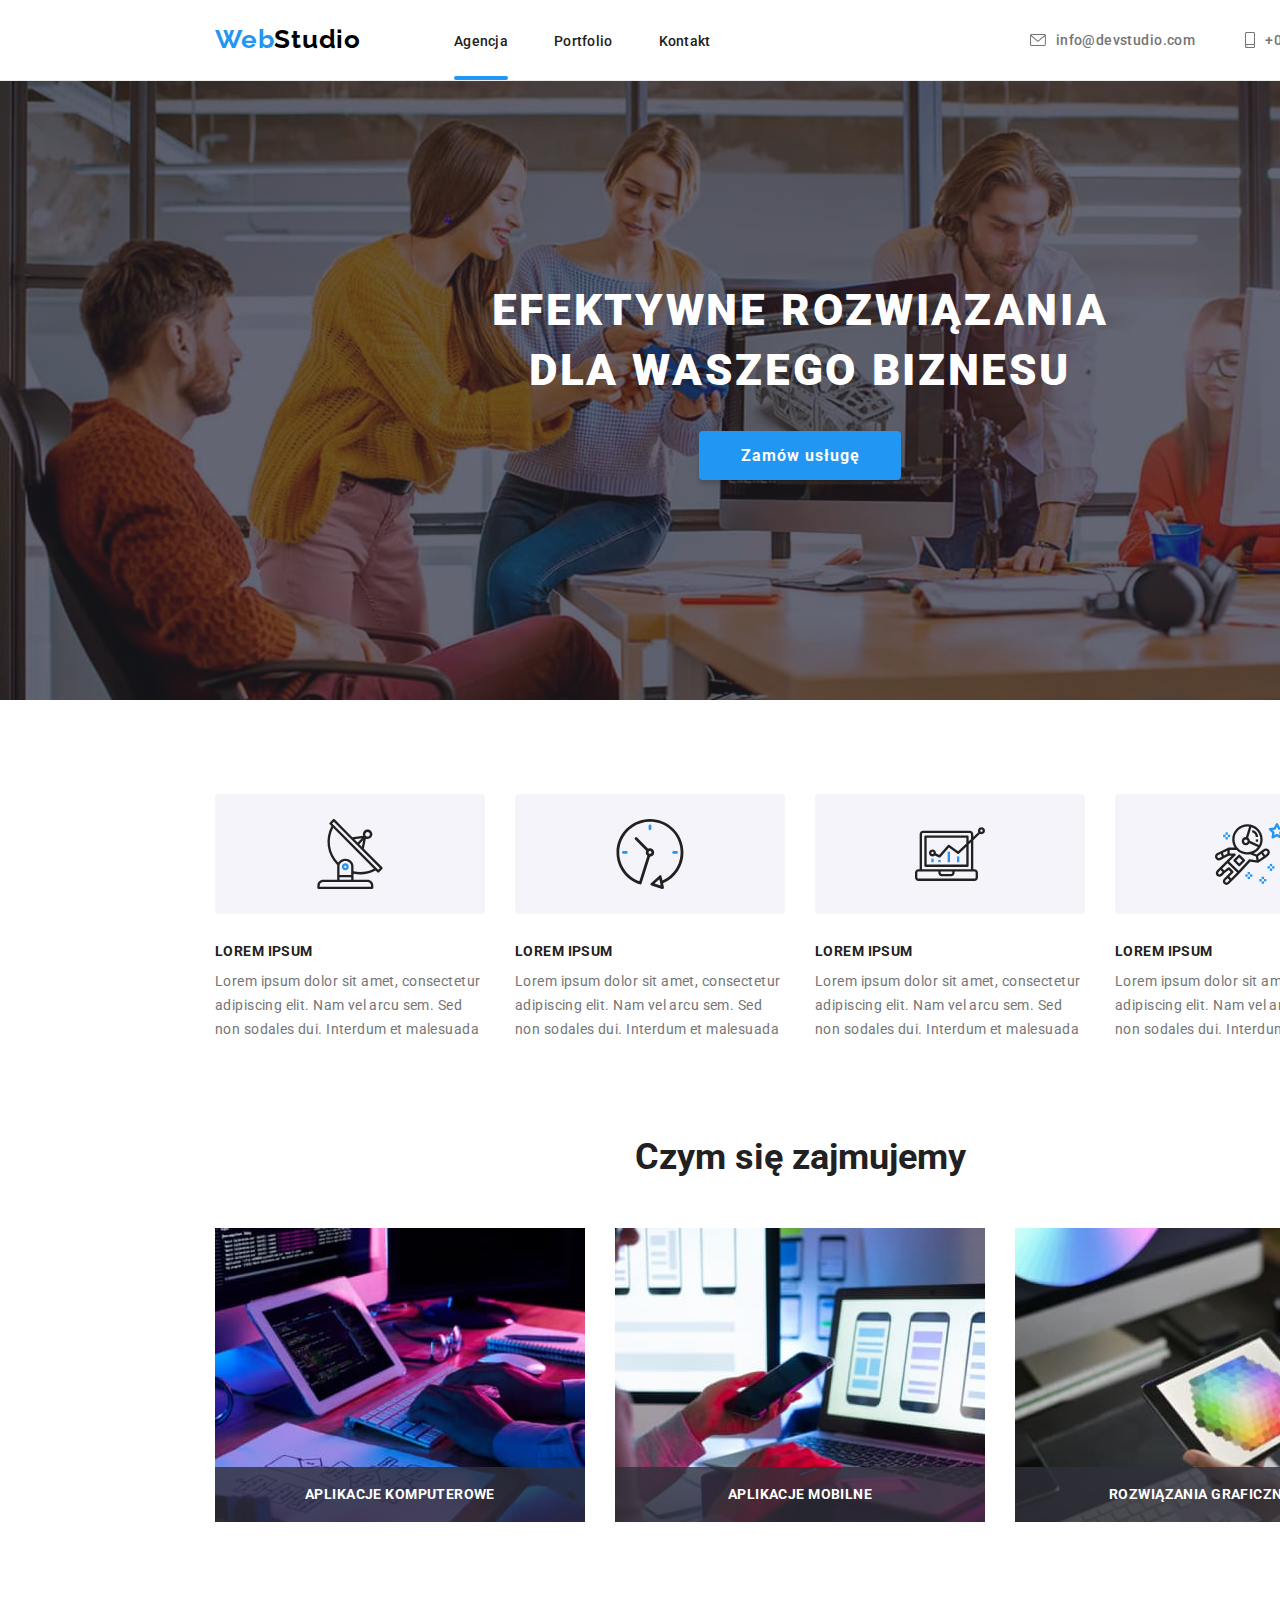
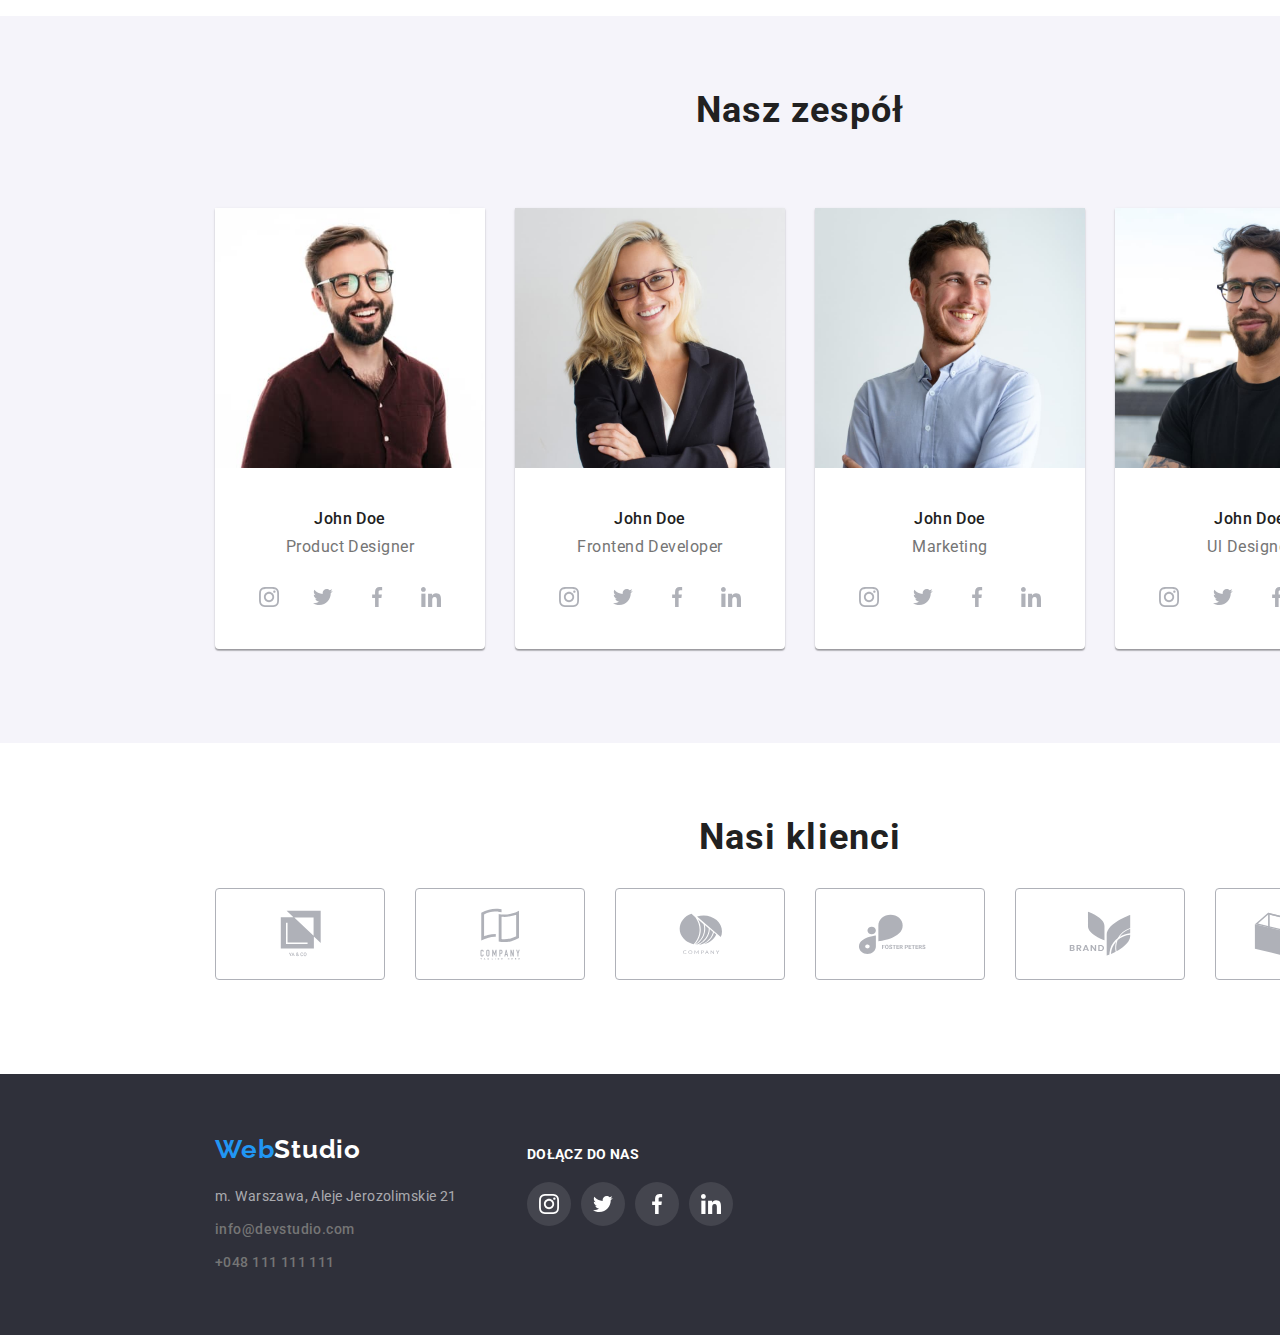
<file: index.html>
<!DOCTYPE html>
<html lang="pl">

<head>
  <meta charset="UTF-8">
  <link rel="stylesheet"
    href="https://cdnjs.cloudflare.com/ajax/libs/modern-normalize/1.0.0/modern-normalize.min.css" />
  <link rel="stylesheet" href="css/styles.css">
  <title>Zadanie domowe GOIT Polska - Figma</title>
  <link href="https://fonts.googleapis.com/css2?family=Raleway:wght@700&family=Roboto:wght@400;500;700;900&display=swap"
    rel="stylesheet" />
</head>

<body>
  <header class="border-line">
    <div class="page-header container">
      <a class="logo" href="index.html"><span>Web</span><span class="studio">Studio</span></a>
      <nav>
        <ul class="menu">
          <li class="hover-link"><a class="permalink effect" href="index.html">Agencja</a></li>
          <li class="hover-link"><a class="permalink" href="portfolio.html">Portfolio</a></li>
          <li><a class="permalink-contact" href="kontakt">Kontakt</a></li>
        </ul>
      </nav>
      <ul class="write">
        <li class="hover-contact"><a href="mailto:info@devstudio.com">
            <svg class="email" width="16" height="12">
              <use href="./images/sprite.svg#icon-email"></use>
            </svg>info@devstudio.com</a></li>
        <li><a class="permalink-telephone" href="tel:+048111111111"> <svg class="smartphone" width="10"
              height="16">
              <use href="./images/sprite.svg#icon-smartphone"></use>
            </svg>+048 111 111 111</a></li>
      </ul>
    </div>
  </header>

  <main>
    <section class="section-tittle">
      <div class="container">
        <h1 class="tittle">EFEKTYWNE ROZWIĄZANIA <br /> DLA WASZEGO BIZNESU</h1>
        <button class="service" type="button" data-modal-open>Zamów usługę</button>
      </div>
      </div>
    </section>
    <section class="section-lorem">
      <div class="container">
        <ul class="description">
          <li>
            <div class="icons"><svg width="270" height="120">
            <use href="./images/sprite.svg#icon-aerial" alt:ludzie pracujący przy projekcie auta></use>
            </svg></div>
            <h2 class="poem">LOREM IPSUM</h2>
            <p class="lorem">
              Lorem ipsum dolor sit amet, consectetur adipiscing elit. Nam vel arcu sem. Sed non sodales
              dui. Interdum et malesuada
            </p>
          </li>
          <li>
            <div class="icons"><svg width="270" height="120">
                <use href="./images/sprite.svg#icon-clock"></use>
              </svg></div>
            <h2 class="poem">LOREM IPSUM</h2>
            <p class="lorem">
              Lorem ipsum dolor sit amet, consectetur adipiscing elit. Nam vel arcu sem. Sed non sodales
              dui. Interdum et malesuada
            </p>
          </li>
          <li>
            <div class="icons"><svg width="270" height="120">
                <use href="./images/sprite.svg#icon-computer"></use>
              </svg></div>
            <h2 class="poem">LOREM IPSUM</h2>
            <p class="lorem">
              Lorem ipsum dolor sit amet, consectetur adipiscing elit. Nam vel arcu sem. Sed non sodales
              dui. Interdum et malesuada
            </p>
          </li>
          <li>
            <div class="icons"><svg width="270" height="120">
                <use href="./images/sprite.svg#icon-astronaut"></use>
              </svg></div>
            <h2 class="poem">LOREM IPSUM</h2>
            <p class="lorem">Lorem ipsum dolor sit amet, consectetur adipiscing elit. Nam vel arcu sem. Sed non sodales
              dui. Interdum et malesuada</p>
          </li>
        </ul>
      </div>
    </section>

    <section class="section">
      <div class="container">
        <h2 class="story">Czym się zajmujemy</h2>
        <ul class="image">
          <li class="thumb"><img src="images/first.jpg" alt="Człowiek pracujący na tablecie" width="370" height="294" /><p class="label">APLIKACJE KOMPUTEROWE</p></li>
          <li class="thumb"><img src="images/second.jpg" alt="telefon komórkowy i komputer" width="370" height="294" /><p class="label">APLIKACJE MOBILNE</p></li>
          <li class="thumb"><img src="images/third.jpg" alt="Baza kolorów na tablecie" width="370" height="294" /><p class="label">ROZWIĄZANIA GRAFICZNE</p></li>
        </ul>
      </div>
    </section>

    <section class="section-team">
      <div class="container">
        <h2 class="team">Nasz zespół</h2>
        <ul class="company">
          <li class="card">
            <figure>
              <img src="images/product.jpg" alt="Osoba będąca product designerem w firmie" width="270" height="260" />
              <figcaption>
                <h4 class="name">John Doe</h4>
                <p class="about">Product Designer</p>
                <ul class="social-icons">
                  <li><a href="link" class="socialmedia-link"><svg class="media-icons" width="20" height="20">
                        <use href="./images/sprite.svg#icon-instagram"></use>
                      </svg></a></li>
                  <li><a href="link" class="socialmedia-link"><svg class="media-icons" width="20" height="20">
                        <use href="./images/sprite.svg#icon-twiiter"></use>
                      </svg></a></li>
                  <li><a href="link" class="socialmedia-link"><svg class="media-icons" width="20" height="20">
                        <use href="./images/sprite.svg#icon-facebook"></use>
                      </svg></a></li>
                  <li><a href="link" class="socialmedia-link"><svg class="media-icons" width="20" height="20">
                        <use href="./images/sprite.svg#icon-linkedin-"></use>
                      </svg></a></li>
                  </ul>
              </figcaption>
            </figure>
          </li>
          <li class="card">
            <figure>
              <img src="images/frontend.jpg" alt="Osoba będąca frontend developerem w firmie" width="270"
                height="260" />
              <figcaption>
                <h4 class="name">John Doe</h4>
                <p class="about">Frontend Developer</p>
                <ul class="social-icons">
                  <li><a href="link" class="socialmedia-link"><svg class="media-icons" width="20" height="20">
                        <use href="./images/sprite.svg#icon-instagram"></use>
                      </svg></a></li>
                  <li><a href="link" class="socialmedia-link"><svg class="media-icons" width="20" height="20">
                        <use href="./images/sprite.svg#icon-twiiter"></use>
                      </svg></a></li>
                  <li><a href="link" class="socialmedia-link"><svg class="media-icons" width="20" height="20">
                        <use href="./images/sprite.svg#icon-facebook"></use>
                      </svg></a></li>
                  <li><a href="link" class="socialmedia-link"><svg class="media-icons" width="20" height="20">
                        <use href="./images/sprite.svg#icon-linkedin-"></use>
                      </svg></a></li>
                </ul>
              </figcaption>
            </figure>
          </li>
          <li class="card">
            <figure>
              <img src="images/marketing.jpg" alt="Osoba będąca marketingowcem w firmie" width="270" height="260" />
              <figcaption>
                <h4 class="name">John Doe</h4>
                <p class="about">Marketing</p>
                <ul class="social-icons">
                  <li><a href="link" class="socialmedia-link"><svg class="media-icons" width="20" height="20">
                        <use href="./images/sprite.svg#icon-instagram"></use>
                      </svg></a></li>
                  <li><a href="link" class="socialmedia-link"><svg class="media-icons" width="20" height="20">
                        <use href="./images/sprite.svg#icon-twiiter"></use>
                      </svg></a></li>
                  <li><a href="link" class="socialmedia-link"><svg class="media-icons" width="20" height="20">
                        <use href="./images/sprite.svg#icon-facebook"></use>
                      </svg></a></li>
                  <li><a href="link" class="socialmedia-link"><svg class="media-icons" width="20" height="20">
                        <use href="./images/sprite.svg#icon-linkedin-"></use>
                      </svg></a></li>
                </ul>
              </figcaption>
            </figure>
          </li>
          <li class="card">
            <figure>
              <img src="images/ul.jpg" alt="Osoba będąca Ul Designer w firmie" width="270" height="260" />
              <figcaption>
                <h4 class="name">John Doe</h4>
                <p class="about">Ul Designer</p>
                <ul class="social-icons">
                  <li><a href="link" class="socialmedia-link"><svg class="media-icons" width="20" height="20">
                        <use href="./images/sprite.svg#icon-instagram"></use>
                      </svg></a></li>
                  <li><a href="link" class="socialmedia-link"><svg class="media-icons" width="20" height="20">
                        <use href="./images/sprite.svg#icon-twiiter"></use>
                      </svg></a></li>
                  <li><a href="link" class="socialmedia-link"><svg class="media-icons" width="20" height="20">
                        <use href="./images/sprite.svg#icon-facebook"></use>
                      </svg></a></li>
                  <li><a href="link" class="socialmedia-link"><svg class="media-icons" width="20" height="20">
                        <use href="./images/sprite.svg#icon-linkedin-"></use>
                      </svg></a></li>
                </ul>
              </figcaption>
            </figure>
          </li>
        </ul>
      </div>
    </section>
<section class="section">
  <div class="container">
<h2 class="team">Nasi klienci</h2>
<ul class="company company-icon">
  <li><a href="company" class="client"><svg width="41" height="47">
    <use href="./images/sprite.svg#icon-company-1"></use>
  </svg></a></li>
  <li><a href="company" class="client"><svg width="40" height="52">
    <use href="./images/sprite.svg#icon-company-2"></use>
  </svg></a></li>
  <li><a href="company" class="client"><svg width="43" height="41">
    <use href="./images/sprite.svg#icon-company-3"></use>
  </svg></a></li>
  <li><a href="company" class="client"><svg class="envelope" width="84" height="40">
    <use href="./images/sprite.svg#icon-company-4"></use>
  </svg></a></li>
  <li><a href="company" class="client"><svg width="62" height="45">
    <use href="./images/sprite.svg#icon-company-5"></use>
  </svg></a></li>
  <li><a href="company" class="client"><svg width="93" height="43">
    <use href="./images/sprite.svg#icon-company-6"></use>
  </svg></a></li>
</ul>
</div>
</section>
  </main>
  <footer class="end">
    <div class="container footer-socialmedia">
      <div>
      <a class="logo" href="index.html"><span>Web</span><span class="color">Studio</span></a>
      <address class="contact">
        <ul class="footer-address">
          <li class="address-list">m. Warszawa, Aleje Jerozolimskie 21</li>
          <li class="mail"><a class="permalink" href="mailto:info@devstudio.com">info@devstudio.com</a></li>
          <li class="mail"><a class="permalink" href="tel:+048111111111">+048 111 111 111</a></li>
        </ul>
      </address>
    </div>
      <div>
      <h3 class="invitation">DOŁĄCZ DO NAS</h2>
      <ul class="socialmedia">
        <li><a href="link" class="socialmedia-link"><svg width="20" height="20">
            <use href="./images/sprite.svg#icon-instagram"></use>
          </svg></a></li>
        <li><a href="link" class="socialmedia-link"><svg width="20" height="20">
            <use href="./images/sprite.svg#icon-twiiter"></use>
          </svg></a></li>
        <li><a href="link" class="socialmedia-link"><svg width="20" height="20">
            <use href="./images/sprite.svg#icon-facebook"></use>
          </svg></a></li>
        <li><a href="link" class="socialmedia-link"><svg width="20" height="20">
            <use href="./images/sprite.svg#icon-linkedin-"></use>
          </svg></a></li>
      </ul>
    </div>
    </div>
    </footer>
    <div class="backdrop is-hidden" data-modal>
      <div class="modal">
        <button class="modal-button" type="button">
          <svg class="close-button" data-modal-close>
            <use href="./images/cross.svg#icon-cross"></use>
          </svg>
        </button>
      </div>
    </div>
    <script src="./js/modal.js"></script>
</body>

</html>
</file>
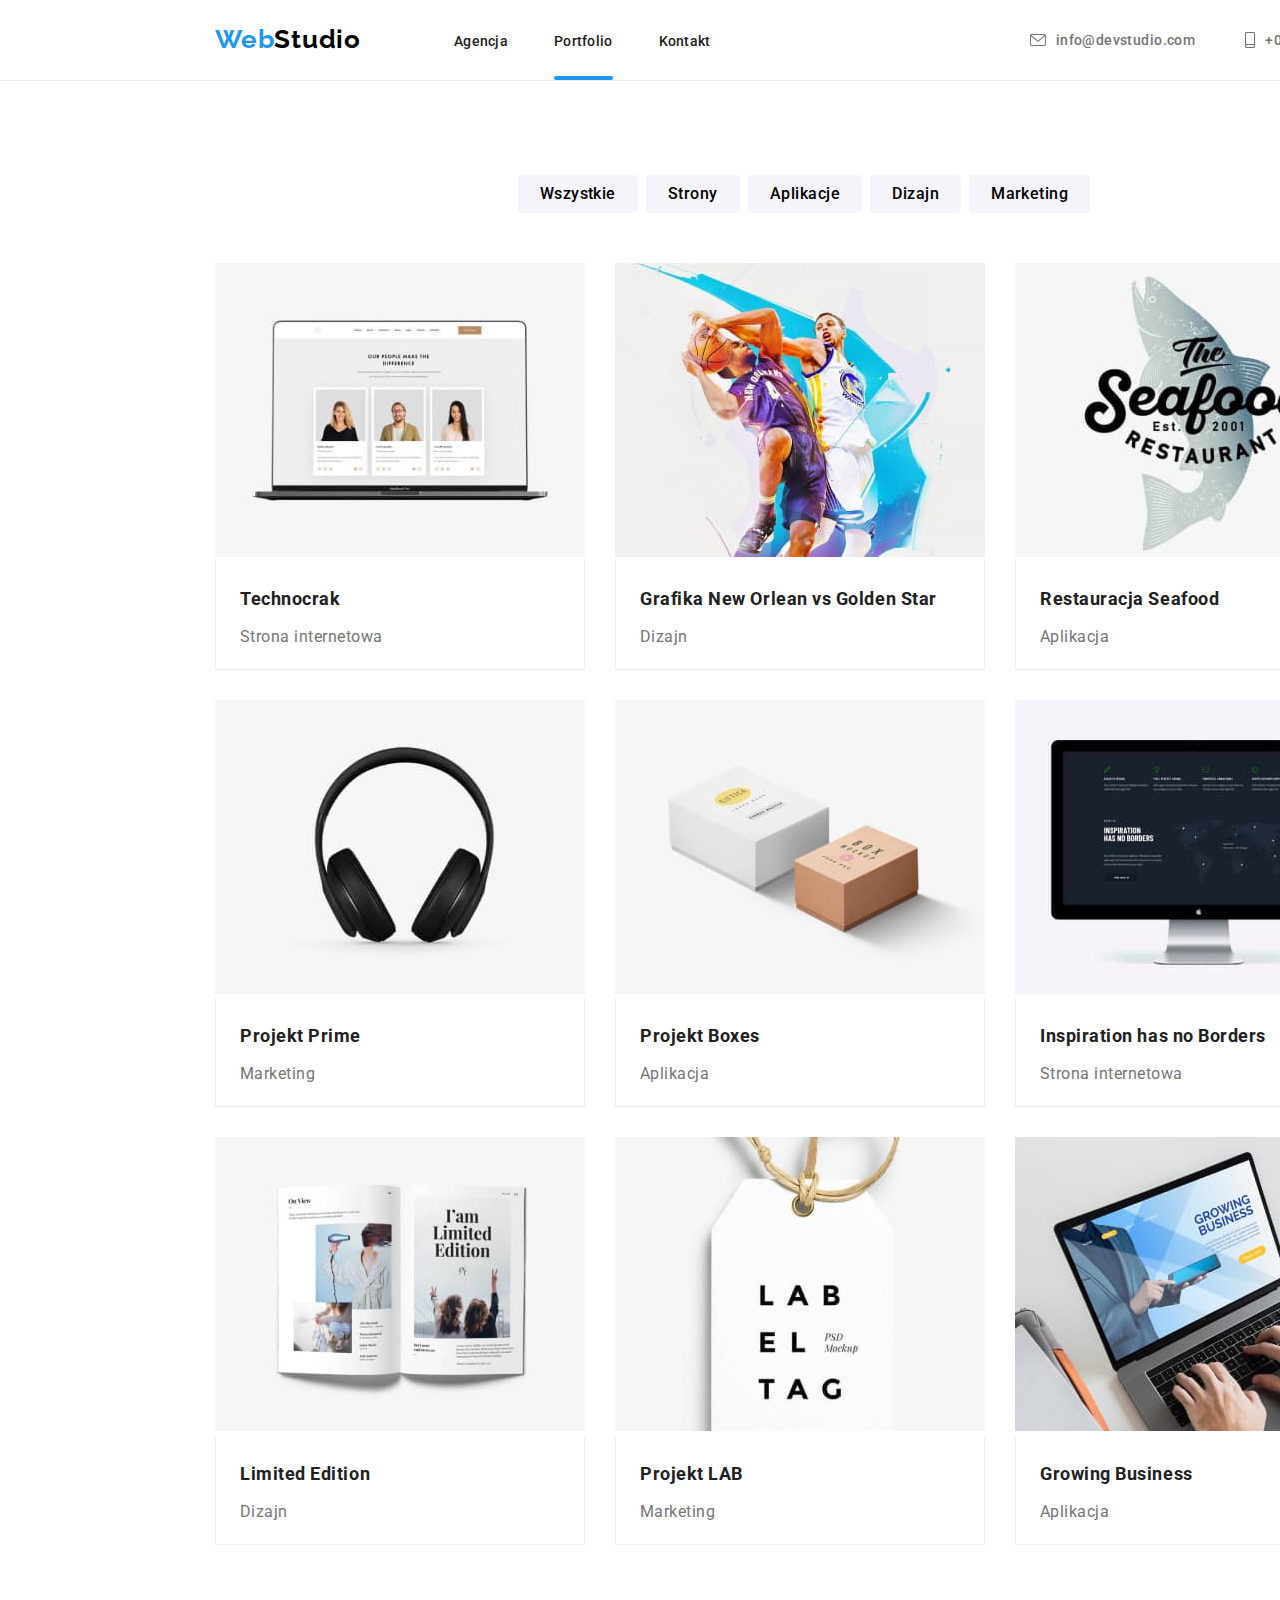
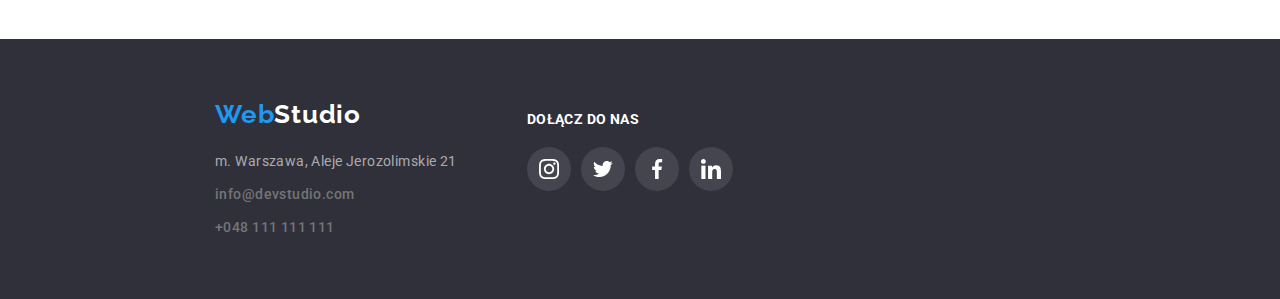
<file: portfolio.html>
<!DOCTYPE html>
<html lang="pl">

<head>
    <meta charset="UTF-8">
    <link rel="stylesheet"
        href="https://cdnjs.cloudflare.com/ajax/libs/modern-normalize/1.0.0/modern-normalize.min.css" />
    <link rel="stylesheet" href="css/styles.css">
    <title>Zadanie domowe GOIT Polska - Figma</title>
    <link
        href="https://fonts.googleapis.com/css2?family=Raleway:wght@700&family=Roboto:wght@400;500;700;900&display=swap"
        rel="stylesheet" />
</head>

<body>
    <header class="border-line">
        <div class="page-header container">
            <a class="logo" href="index.html"><span>Web</span><span class="studio">Studio</span></a>
            <nav>
                <ul class="menu">
                    <li class="hover-link"><a class="permalink" href="index.html">Agencja</a></li>
                    <li class="hover-link"><a class="permalink effect" href="portfolio.html">Portfolio</a></li>
                    <li><a class="permalink-contact" href="kontakt">Kontakt</a></li>
                </ul>
            </nav>
            <ul class="write">
                <li class="hover-contact"><a href="mailto:info@devstudio.com">
                        <svg class="email" width="16" height="12">
                            <use href="./images/sprite.svg#icon-email"></use>
                        </svg>info@devstudio.com</a></li>
                <li><a class="permalink-telephone" href="tel:+048111111111"> <svg class="smartphone" width="10" height="16">
                            <use href="./images/sprite.svg#icon-smartphone"></use>
                        </svg>+048 111 111 111</a></li>
            </ul>
        </div>
    </header>
    <main class="background">
        <div class="container">
            <ul class="button-list">
                <li><button class="click" type="button">Wszystkie</button></li>
                <li><button class="click" type="button">Strony</button></li>
                <li><button class="click" type="button">Aplikacje</button></li>
                <li><button class="click" type="button">Dizajn</button></li>
                <li><button class="click" type="button">Marketing</button></li>
            </ul>
            <ul class="description-img">
                <li class="img">
                    <figure class="window"><img src="images/technocrak.jpg" alt="laptop" width="370" height="294">
                        <div class="overlay">
                            <p class="text-visable">
                                Technocrack jest popularną platformą wykorzystywaną do rozpowszechniania koronawirusa. Firmy wykorzystują tę platformę
                                do celów szpiegowskich i ataków na niezabezpieczone serwery konkurencji
                            </p>
                        </div>
                        <figcaption class="border">
                            <p class="image-name">Technocrak</p>
                            <p class="about-img"> Strona internetowa</p>
                        </figcaption>
                    </figure>
                </li>
                <li class="img">
                    <figure><img src="images/neworlean.jpg" alt="mecz koszykowki" width="370" height="294">
                        <div class="overlay">
                            <p class="text-visable">
                                Technocrack jest popularną platformą wykorzystywaną do rozpowszechniania koronawirusa. Firmy wykorzystują tę
                                platformę
                                do celów szpiegowskich i ataków na niezabezpieczone serwery konkurencji
                            </p>
                        </div>
                        <figcaption class="border">
                            <p class="image-name">Grafika New Orlean vs Golden Star</p>
                            <p class="about-img"> Dizajn </p>
                        </figcaption>
                    </figure>
                </li>
                <li class="img">
                    <figure><img src="images/seafood.jpg" alt="plakat z rekinem" width="370" height="294">
                        <div class="overlay">
                            <p class="text-visable">
                                Technocrack jest popularną platformą wykorzystywaną do rozpowszechniania koronawirusa. Firmy wykorzystują tę
                                platformę
                                do celów szpiegowskich i ataków na niezabezpieczone serwery konkurencji
                            </p>
                        </div>
                        <figcaption class="border">
                            <p class="image-name">Restauracja Seafood</p>
                            <p class="about-img"> Aplikacja </p>
                        </figcaption>
                    </figure>
                </li>
                <li class="img">
                    <figure><img src="images/prime.jpg" alt="słuchawki" width="370" height="294">
                        <div class="overlay">
                            <p class="text-visable">
                                Technocrack jest popularną platformą wykorzystywaną do rozpowszechniania koronawirusa. Firmy wykorzystują tę
                                platformę
                                do celów szpiegowskich i ataków na niezabezpieczone serwery konkurencji
                            </p>
                        </div>
                        <figcaption class="border">
                            <p class="image-name">Projekt Prime</p>
                            <p class="about-img">Marketing </p>
                        </figcaption>
                    </figure>
                </li>
                <li class="img">
                    <figure><img src="images/boxes.jpg" alt="dwa pudełka" width="370" height="294">
                        <div class="overlay">
                            <p class="text-visable">
                                Technocrack jest popularną platformą wykorzystywaną do rozpowszechniania koronawirusa. Firmy wykorzystują tę
                                platformę
                                do celów szpiegowskich i ataków na niezabezpieczone serwery konkurencji
                            </p>
                        </div>
                        <figcaption class="border">
                            <p class="image-name">Projekt Boxes</p>
                            <p class="about-img"> Aplikacja</p>
                        </figcaption>
                    </figure>
                </li>
                <li class="img">
                    <figure><img src="images/borders.jpg" alt="akran komputera" width="370" height="294">
                        <div class="overlay">
                            <p class="text-visable">
                                Technocrack jest popularną platformą wykorzystywaną do rozpowszechniania koronawirusa. Firmy wykorzystują tę
                                platformę
                                do celów szpiegowskich i ataków na niezabezpieczone serwery konkurencji
                            </p>
                        </div> 
                        <figcaption class="border">
                            <p class="image-name">Inspiration has no Borders </p>
                            <p class="about-img"> Strona internetowa</p>
                        </figcaption>
                    </figure>
                </li>
                <li class="img">
                    <figure><img src="images/magazyn.jpg" alt="gazeta" width="370" height="294">
                        <div class="overlay">
                            <p class="text-visable">
                                Technocrack jest popularną platformą wykorzystywaną do rozpowszechniania koronawirusa. Firmy wykorzystują tę
                                platformę
                                do celów szpiegowskich i ataków na niezabezpieczone serwery konkurencji
                            </p>
                        </div>
                        <figcaption class="border">
                            <p class="image-name">Limited Edition</p>
                            <p class="about-img"> Dizajn</p>
                        </figcaption>
                    </figure>
                </li>
                <li class="img">
                    <figure><img src="images/lab.jpg" alt="etykieta" width="370" height="294">
                        <div class="overlay">
                            <p class="text-visable">
                                Technocrack jest popularną platformą wykorzystywaną do rozpowszechniania koronawirusa. Firmy wykorzystują tę
                                platformę
                                do celów szpiegowskich i ataków na niezabezpieczone serwery konkurencji
                            </p>
                        </div>
                        <figcaption class="border">
                            <p class="image-name">Projekt LAB</p>
                            <p class="about-img"> Marketing </p>
                        </figcaption>
                    </figure>
                </li>
                <li class="img">
                    <figure><img src="images/computer.jpg" alt="laptop" width="370" height="294" />
                        <div class="overlay">
                            <p class="text-visable">
                                Technocrack jest popularną platformą wykorzystywaną do rozpowszechniania koronawirusa. Firmy wykorzystują tę
                                platformę
                                do celów szpiegowskich i ataków na niezabezpieczone serwery konkurencji
                            </p>
                        </div>
                        <figcaption class="border">
                            <p class="image-name">Growing Business</p>
                            <p class="about-img">Aplikacja</p>
                        </figcaption>
                    </figure>
                </li>
            </ul>
        </div>
    </main>
    <footer class="end">
        <div class="container footer-socialmedia">
            <div>
                <a class="logo" href="index.html"><span>Web</span><span class="color">Studio</span></a>
                <address class="contact">
                    <ul class="footer-address">
                        <li class="address-list">m. Warszawa, Aleje Jerozolimskie 21</li>
                        <li class="mail"><a class="permalink" href="mailto:info@devstudio.com">info@devstudio.com</a></li>
                        <li class="mail"><a class="permalink" href="tel:+048111111111">+048 111 111 111</a></li>
                    </ul>
                </address>
            </div>
            <div>
                <h3 class="invitation">DOŁĄCZ DO NAS</h2>
                    <ul class="socialmedia">
                        <li><a href="link" class="socialmedia-link"><svg width="20" height="20">
                                    <use href="./images/sprite.svg#icon-instagram"></use>
                                </svg></a></li>
                        <li><a href="link" class="socialmedia-link"><svg width="20" height="20">
                                    <use href="./images/sprite.svg#icon-twiiter"></use>
                                </svg></a></li>
                        <li><a href="link" class="socialmedia-link"><svg width="20" height="20">
                                    <use href="./images/sprite.svg#icon-facebook"></use>
                                </svg></a></li>
                        <li><a href="link" class="socialmedia-link"><svg width="20" height="20">
                                    <use href="./images/sprite.svg#icon-linkedin-"></use>
                                </svg></a></li>
                    </ul>
            </div>
        </div>
    </footer>
</body>

</html>
</file>
<file: css/styles.css>
*,
*::after,
*::before {
    box-sizing: border-box;
    margin: 0;
    padding: 0;
}
:root {
    --first: #ECECEC;
    --blue: #2196F3;
    --dark: #212121;
    --black: #000000;
    --grey: #757575;
    --white: #FFFFFF;
    --second: #2F303A;
    --third: #F5F4FA;
    --fourth: #EEEEEE;
    --background:#F5F4FA;
    --social: #AFB1B8;
    --page-header: rgba(236, 236, 236, 1);
    --border: rgba(175, 177, 184, 1);
    --tittle:rgba(47, 48, 58, 0.4);
    --end: rgba(255, 255, 255, 0.6);
    --socialmedia: rgba(255, 255, 255, 0.1);
    --label: rgba(47, 48, 58, 0.8);
}
body {
    width: 1600px;
    color: var(--dark);
    font-size: 16px;
    font-family: "Roboto", "Raleway", sans-serif;
}
.border-line {
    border-bottom: 1px solid var(--first)
}
.page-header {
    display: flex;
}
.logo {
    font-family: 'Raleway';
    font-weight: 700;
    font-size: 26px;
    line-height: 1.19;
    letter-spacing: 0.03em;
    text-decoration: none;
    color: var(--blue);
    padding-top: 24px;
    padding-bottom: 25px;
}
.email {
        width: 26px;
        height: 12px;
    padding-right: 10px;
    fill: var(--grey);
}
.smartphone {
    padding-right: 10px;
    fill: var(--grey);
        width: 20px;
        height: 16px;
}
.studio {
    color: var(--black)
}
.menu a {
    font-weight: 500;
    color: var(--dark);
    font-size: 14px;
    text-decoration: none;
    line-height: 1.1;
    letter-spacing: 0.02em;
}
.menu {
    list-style: none;
    display: flex;
    padding-left: 93px;
    padding-top: 32px;
}
.hover-link {
    padding-right: 46px;
}
.effect {
    position: relative;
}
.effect::after {
    content:'';
    height: 4px;
    background: var(--blue);
    border-radius: 2px;
    position: absolute;
    bottom: -31px;
    text-transform: uppercase;
    width: 100%;
    left:0;
}
.permalink-telephone {
    padding-left: 50px;
}
.permalink:hover,
.permalink:focus,
.menu a:focus,
.menu a:hover,
.write a:hover,
.write a:focus {
    color: var(--blue);
    transition-duration: 250ms;
        transition-timing-function: cubic-bezier(0.4, 0, 0.2, 1);
    }
.write a:hover svg,
.write a:focus svg {
    fill: var(--blue);
        transition-duration: 250ms;
            transition-timing-function: cubic-bezier(0.4, 0, 0.2, 1);
}
.write a {
    font-weight: 500;
    color: var(--grey);
    text-decoration: none;
    font-size: 14px;
    display: flex;
    align-items: center;
    justify-content: center;
}
.write {
    font-style: normal;
    font-size: 14px;
    line-height: 24px;
    letter-spacing: 0.03em;
    list-style: none;
    display: flex;
    margin-left: auto;
    align-items: center;
}
.color {
    color: var(--white)
}
.contact {
    font-style: normal;
    font-size: 14px;
    line-height: 1.71;
    letter-spacing: 0.03em;
}
.contact a {
    font-weight: 500;
    color: var(--grey);
    text-decoration: none;
    font-size: 14px;
}
.section {
    padding-top: 94px;
    padding-bottom: 94px;
}
.container {
    width: 1200px;
    margin: 0 auto;
    padding-left: 15px;
    padding-right: 15px;
}
.section-tittle {
    background-color: var(--second);
    text-align: center;
    background-image: linear-gradient(rgba(47, 48, 58, 0.4),
            rgba(47, 48, 58, 0.4)),
        url(../images/people.jpg);
    background-size: cover;
    background-repeat: no-repeat;
    padding-top: 200px;
    padding-bottom: 106px;
}
.tittle {
    font-weight: 900;
    font-size: 44px;
    line-height: 1.36;
    letter-spacing: 0.06em;
    text-transform: uppercase;
    color: var(--white);
    border-radius: 0px;
    margin-bottom: 30px;
}
.service {
    font-weight: 700;
    font-size: 16px;
    line-height: 1.85;
    letter-spacing: 0.06em;
    color: var(--white);
    background-color: var(--blue);
    cursor: pointer;
    background: var(--blue);
    box-shadow: 0px 4px 4px rgba(0, 0, 0, 0.15);
    border-radius: 4px;
    padding-left: 42px;
    padding-right: 41px;
    padding-top: 10px;
    padding-bottom: 10px; 
    border: none;
    margin-bottom: 114px;
}
.section-lorem {
    padding-top: 94px;
}
.icons {
    display: flex;
    justify-content: center;
    margin-bottom: 30px;
}
.poem {
    font-weight: 700;
    font-size: 14px;
    line-height: 1.14;
    letter-spacing: 0.03em;
    text-transform: uppercase;
    color: var(--dark);
}
.lorem {
    color: var(--grey);
    font-size: 14px;
    letter-spacing: 0.03em;
    line-height: 1.71;
    text-transform: none;
    padding-top: 10px;
}
.description {
    list-style: none;
    display: flex;
    gap: 30px;
}
.story {
    font-size: 36px;
    line-height: 1.17;
    padding-bottom: 50px;
    text-align: center;
}
.image {
    list-style: none;
    display: flex;
    justify-content: space-between;
    height: 294px;
}
.thumb {
    position:relative;
    overflow:hidden;
}
.thumb>.label {
    position: absolute;
    bottom: 0;
        right: 0;
        margin: 0;
        width: 370px;
    background-color: var(--label);
    font-family: 'Roboto';
        font-style: normal;
        font-weight: 700;
        font-size: 14px;
        line-height: 1.14px;
        text-align: center;
        letter-spacing: 0.03em;
        text-transform: uppercase;
        color: var(--white);
        padding: 27px;
}
.social-icons {
    list-style: none;
    display: flex;
    margin-left: 32px;
    margin-bottom: 30px;
    gap: 10px;
    fill: var(--social)
}
.socialmedia-team {
    fill: var(--social);
}

.section-team {
    padding: 94px;
    background: var(--third);
}
.team {
    font-size: 36px;
    line-height: 1.17px;
    letter-spacing: 0.03em;
    text-align: center;
    padding-bottom: 50px;
}
.company {
    list-style: none;
    display: flex;
    justify-content: space-between;
}
.card {
    background: var(--white);
    box-shadow: 0px 1px 3px rgba(0, 0, 0, 0.12), 0px 1px 1px rgba(0, 0, 0, 0.14), 0px 2px 1px rgba(0, 0, 0, 0.2);
    border-radius: 0px 0px 4px 4px;
    margin-top: 47px;
}
.name {
    font-weight: 500;
    font-size: 16px;
    line-height: 2;
    letter-spacing: 0.03em;
    text-align: center;
    padding-top: 30px;
}
.about {
    color: var(--grey);
    font-size: 16px;
    letter-spacing: 0.03em;
    line-height: 1.5;
    letter-spacing: 0.03em;
    text-transform: none;
    text-align: center;
    margin-bottom: 16px;
}
.socialmedia-link {
    width: 44px;
    height: 44px;
    border-radius: 50%;
    padding: 12px;
    display: block;
    background: var(--socialmedia);
}
.socialmedia-link:hover,
.socialmedia-link:focus {
    fill: var(--white);
    background: var(--blue);
        transition-duration: 250ms;
            transition-timing-function: cubic-bezier(0.4, 0, 0.2, 1);
}
.company-icon {
    list-style: none;
        display: flex;
        fill: var(--social);
        gap: 30px;
}
.client {
    width: 170px;
        height: 92px;
        border: 1px solid #afb1b8;
        border-radius: 4px;
        align-items: center;
        justify-content: center;
        display: flex;
}
.client:hover,
.client:focus {
    fill: var(--blue);
    border-color: var(--blue);
    cursor: pointer;
        transition-duration: 250ms;
            transition-timing-function: cubic-bezier(0.4, 0, 0.2, 1);
}
.end {
    font-size: 14px;
    color: var(--end);
    padding: 60px;
    background: var(--second);
}
.footer-socialmedia {display: flex;}
.footer-address {
    list-style: none;
}
.address-list {
    padding-top: 20px;
}
.mail {
    padding-top: 9px;
}
.invitation {
    font-weight: 700;
    font-size: 14px;
    line-height: 1.17;
    letter-spacing: 0.03em;
    text-transform: uppercase;
    color: var(--white);
    padding-bottom: 20px;
    margin-top: 12px;
    padding-bottom: 20px;
    padding-left: 70px;
}
.socialmedia {
    list-style: none;
    display: flex;
    justify-content: center;
    gap: 10px;
    fill: var(--white);
    padding-left: 70px;
}
.background {
    padding: 94px;
}
.button-list {
    display: flex;
    justify-content: center;
    list-style: none;
}
.click {
    font-weight: 500;
    font-size: 16px;
    line-height: 1.6;
    text-align: center;
    letter-spacing: 0.03em;
    background: var(--third);
    border-radius: 4px;
    margin-left: 8px;
    border-style: none;
    padding: 6px 22px;
    margin-bottom: 50px;
}
.click:hover {
    background-color: var(--blue);
    color: var(--white);
    cursor: pointer;
    box-shadow: 0px 3px 1px rgba(0, 0, 0, 0.1), 0px 1px 2px rgba(0, 0, 0, 0.08), 0px 2px 2px rgba(0, 0, 0, 0.12);
        transition-duration: 250ms;
            transition-timing-function: cubic-bezier(0.4, 0, 0.2, 1);
}
.description-img {
    list-style: none;
    display: flex;
    flex-wrap: wrap;
    gap: 30px;
}
.description-img .img{
    display: flex;
    background: var(--white);
}
.img:hover {
    cursor: pointer;
    box-shadow: 0px 1px 1px rgba(0, 0, 0, 0.12), 0px 4px 4px rgba(0, 0, 0, 0.06), 1px 4px 6px rgba(0, 0, 0, 0.16);
        transition-duration: 250ms;
            transition-timing-function: cubic-bezier(0.4, 0, 0.2, 1);
}
.description-img .img{
    position: relative;
    overflow: hidden;
}
.img:hover .overlay {
    transform: translatey(0);
}
.border {
    border-left: 1px solid var(--fourth);
    border-right: 1px solid var(--fourth);
    border-bottom: 1px solid var(--fourth);
    padding: 20px 24px;
    position: relative;
    background-color: var(--white);
}
.image-name {
    letter-spacing: 0.03em;
    font-weight: 700;
    font-size: 18px;
    line-height: 2;
    color: var(--dark);
}
.about-img {
    color: var(--grey);
    font-size: 16px;
    line-height: 1.5;
    letter-spacing: 0.03em;
    padding-top: 8px;
}
.text-visable{
font-size: 18px;
    line-height: 1.55;
    letter-spacing: 0.03em;
    color: var(--white);
    width: 301px;
}
.overlay{
    background: var(--blue);
    position: absolute;
    padding: 49px 45px 49px 24px;
    top:0;
        left: 0;
        height: 100%;
   margin-bottom: 110px;
    transform: translatey(100%);
    transition-duration: 250ms;
        transition-timing-function: cubic-bezier(0.4, 0, 0.2, 1);
}
.overlay:hover {
    transform: translateX(0)
}

.backdrop{
    position:fixed;
    width: 100%;
        height: 1024px;
        left: 0px;
        top: 0px;
        transition: opacity 250ms linear, visibility 250ms linear;
        transition-timing-function: cubic-bezier(0.4,0,0.2,1);
    background-color:rgba(0, 0, 0, 0.2);
}
.modal{
    position:absolute;
    top:50%;
    left:50%;
    width: 528px;
    min-height: 581px;
    transform: translate(-50%, -50%);
    background-color: var(--white);
    box-shadow: 0px 1px 3px rgba(0, 0, 0, 0.12), 0px 1px 1px rgba(0, 0, 0, 0.14), 0px 2px 1px rgba(0, 0, 0, 0.2);
        border-radius:4px;}
.backdrop {
    transition: opacity 250ms linear;
    transform: scale(1.0);
    height: 100%;
}
.close-button{
    position: absolute;
    width: 11px;
    height: 11px;
    right: 8px;
        top: 8px;
}
.modal-button {
        position: absolute;
            top: 8px;
            right: 8px;
            background-color: var(--white);
            border: 1px solid rgba(0, 0, 0, 0.1);
            border-radius: 50%;
            cursor: pointer;
            width: 30px;
            height: 30px;
}
.modal-button:hover {
    border: 1px solid var(--blue);
        transition-timing-function: cubic-bezier(0.4, 0, 0.2, 1);
        cursor: pointer;
}

.modal-button:hover svg{
    fill: var(--blue)
}
.is-hidden {
    opacity:0;
    visibility: hidden;
    pointer-events:none;
}
</file>
